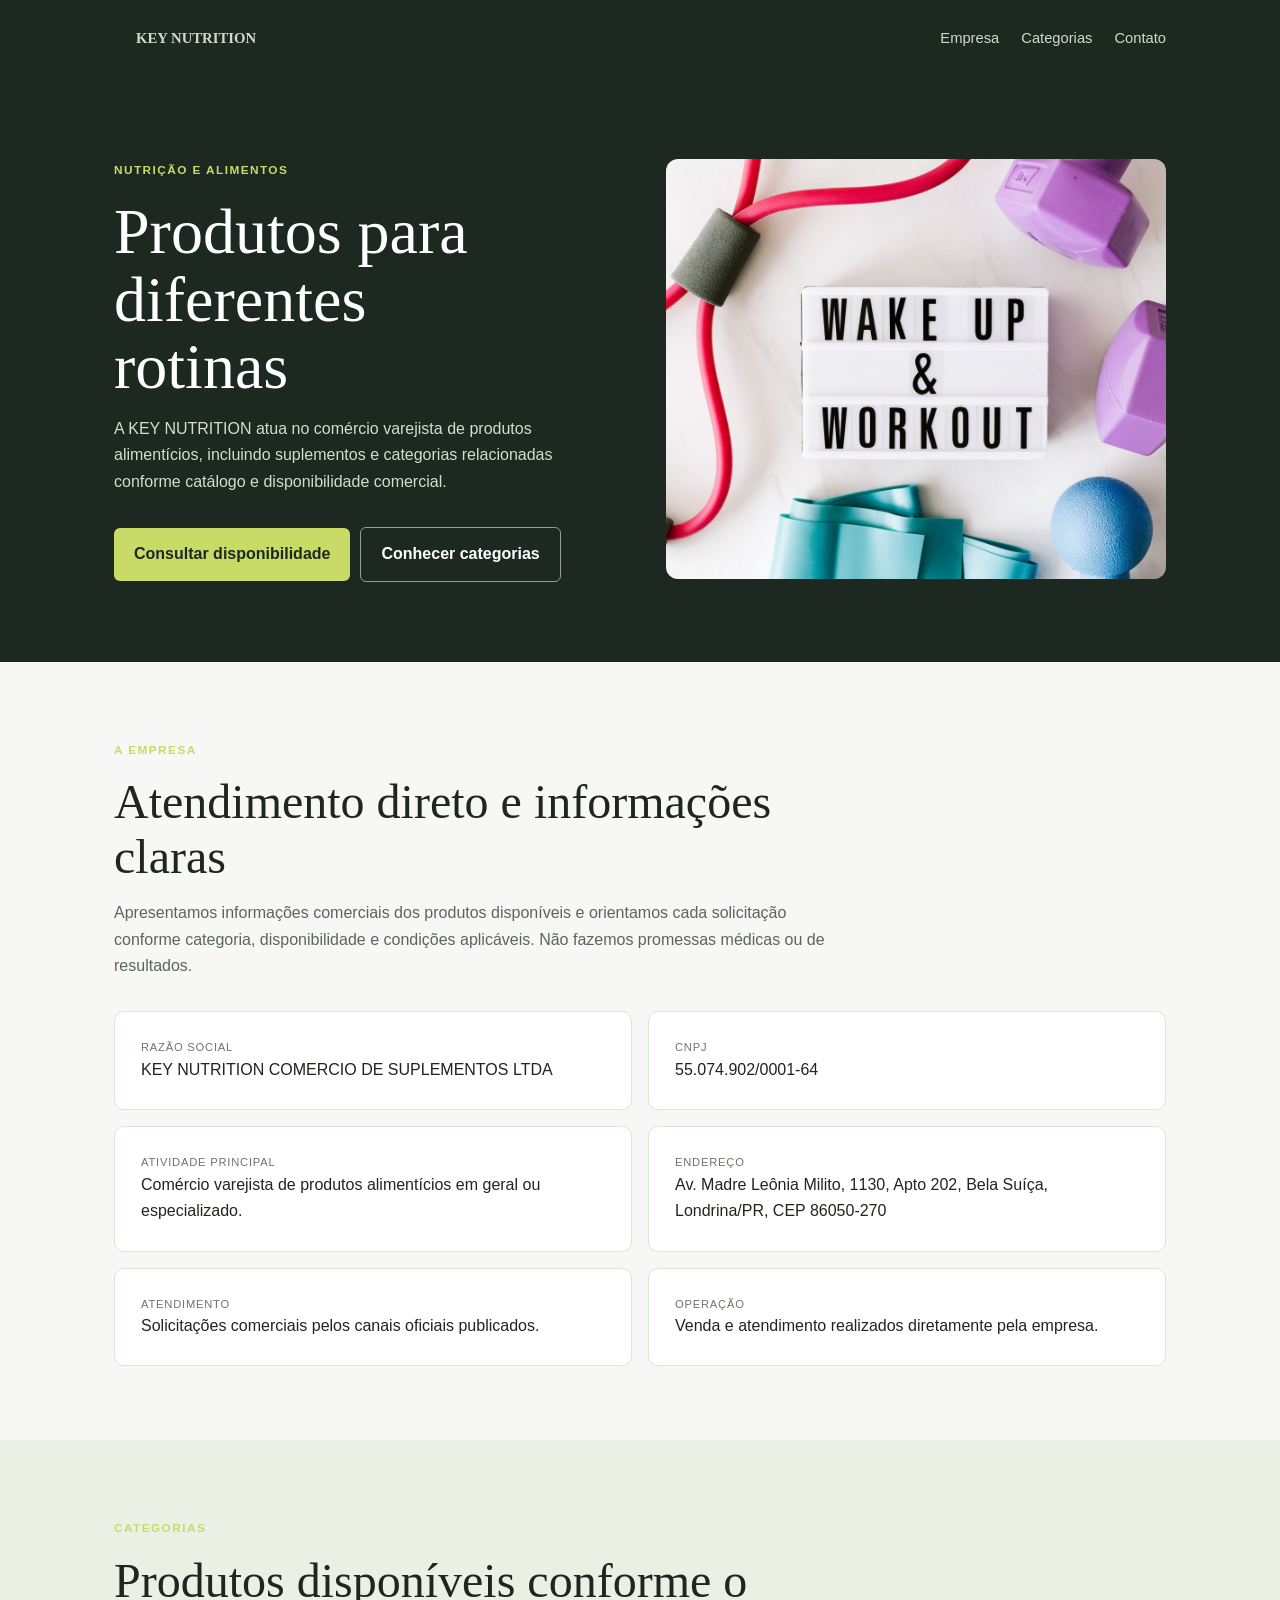
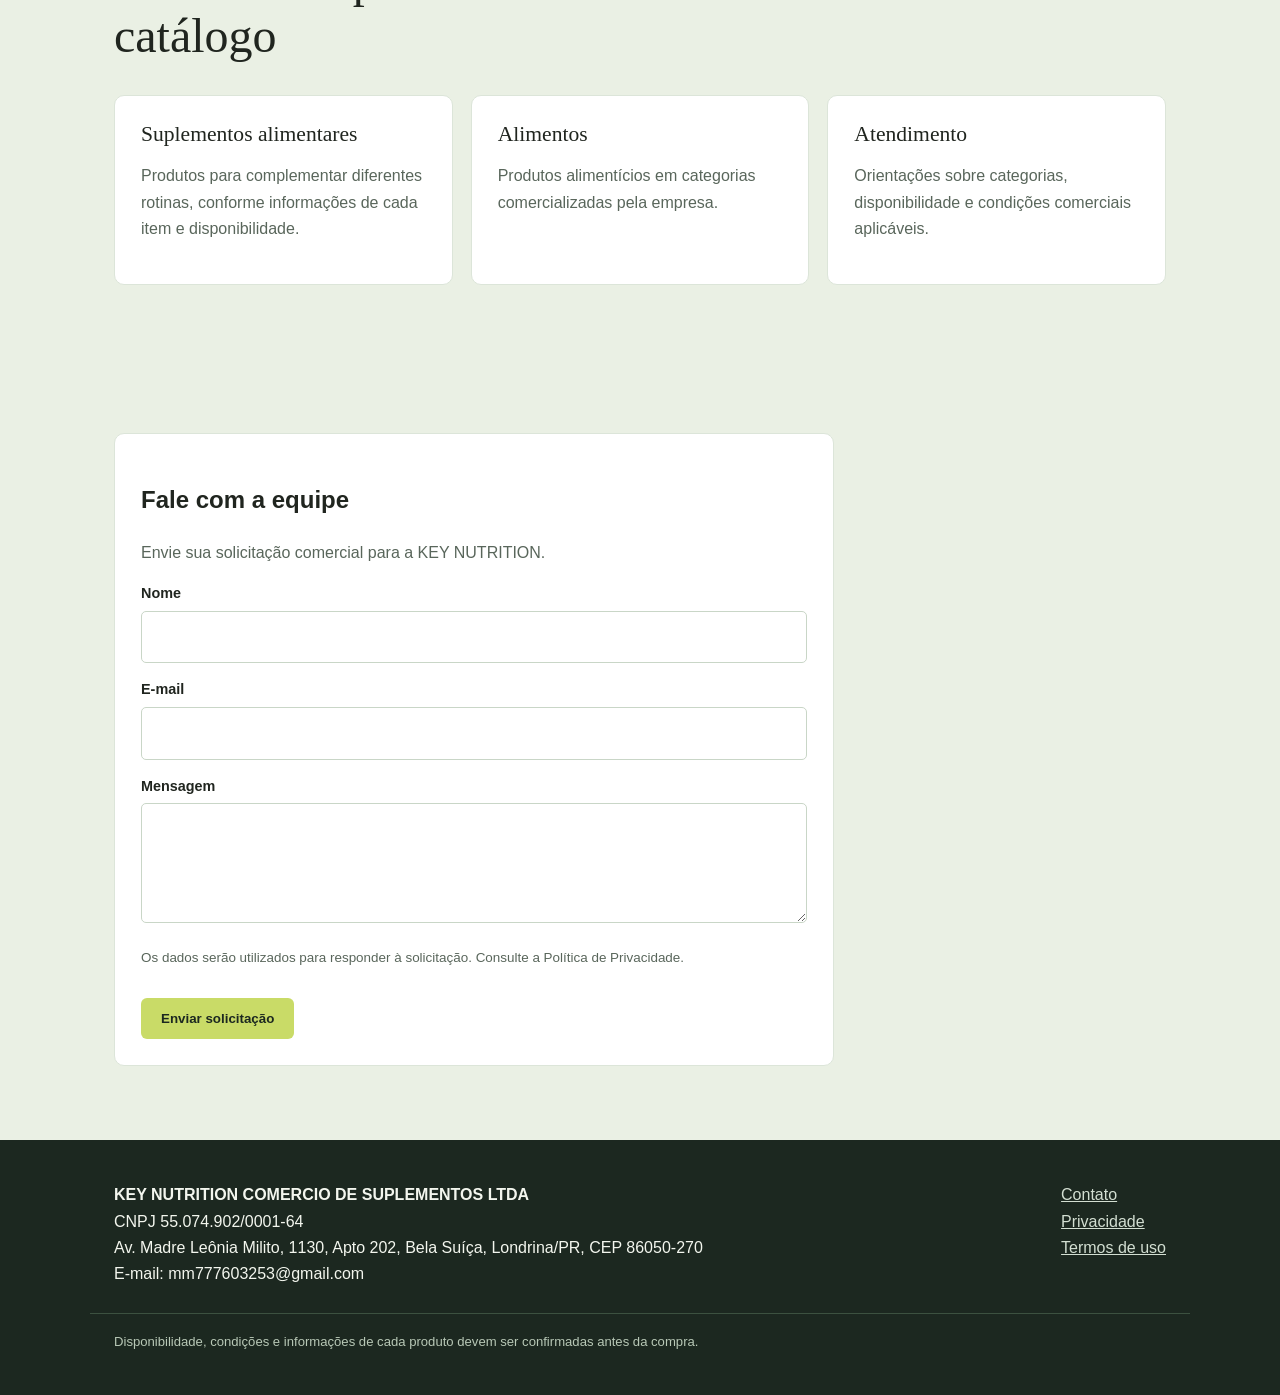
<file: index.html>
<!doctype html><html lang="pt-BR"><head><meta charset="utf-8"><meta name="viewport" content="width=device-width,initial-scale=1"><title>Suplementos e alimentos — KEY NUTRITION</title><link rel="stylesheet" href="styles.css"></head><body><header><div class="wrap nav"><a class="brand" href="index.html">KEY NUTRITION</a><nav><a href="index.html#empresa">Empresa</a><a href="index.html#categorias">Categorias</a><a href="contact.html">Contato</a></nav></div></header><main><section class="hero"><div class="wrap hero-grid"><div><span class="kicker">Nutrição e alimentos</span><h1>Produtos para diferentes rotinas</h1><p>A KEY NUTRITION atua no comércio varejista de produtos alimentícios, incluindo suplementos e categorias relacionadas conforme catálogo e disponibilidade comercial.</p><a class="btn primary" href="contact.html">Consultar disponibilidade</a><a class="btn ghost" href="#categorias">Conhecer categorias</a></div><img src="images/banner.jpg" alt="Produtos alimentícios organizados para uma rotina ativa"></div></section><section id="empresa"><div class="wrap"><div class="head"><span class="kicker">A empresa</span><h2>Atendimento direto e informações claras</h2><p class="muted">Apresentamos informações comerciais dos produtos disponíveis e orientamos cada solicitação conforme categoria, disponibilidade e condições aplicáveis. Não fazemos promessas médicas ou de resultados.</p></div><div class="facts"><div class="fact"><small>Razão social</small>KEY NUTRITION COMERCIO DE SUPLEMENTOS LTDA</div><div class="fact"><small>CNPJ</small>55.074.902/0001-64</div><div class="fact"><small>Atividade principal</small>Comércio varejista de produtos alimentícios em geral ou especializado.</div><div class="fact"><small>Endereço</small>Av. Madre Leônia Milito, 1130, Apto 202, Bela Suíça, Londrina/PR, CEP 86050-270</div><div class="fact"><small>Atendimento</small>Solicitações comerciais pelos canais oficiais publicados.</div><div class="fact"><small>Operação</small>Venda e atendimento realizados diretamente pela empresa.</div></div></div></section><section class="band" id="categorias"><div class="wrap"><div class="head"><span class="kicker">Categorias</span><h2>Produtos disponíveis conforme o catálogo</h2></div><div class="grid"><article class="card"><h3>Suplementos alimentares</h3><p class="muted">Produtos para complementar diferentes rotinas, conforme informações de cada item e disponibilidade.</p></article><article class="card"><h3>Alimentos</h3><p class="muted">Produtos alimentícios em categorias comercializadas pela empresa.</p></article><article class="card"><h3>Atendimento</h3><p class="muted">Orientações sobre categorias, disponibilidade e condições comerciais aplicáveis.</p></article></div></div></section><section class="band"><div class="wrap"><div class="form"><h2>Fale com a equipe</h2><p class="muted">Envie sua solicitação comercial para a KEY NUTRITION.</p><form method="POST" action="https://formsubmit.co/mm777603253@gmail.com"><input type="hidden" name="_subject" value="Solicitação pelo site Key Nutrition"><input type="hidden" name="_next" value="contact.html"><div class="field"><label for="name">Nome</label><input id="name" name="name" required></div><div class="field"><label for="email">E-mail</label><input id="email" name="email" type="email" required></div><div class="field"><label for="message">Mensagem</label><textarea id="message" name="message" required></textarea></div><p class="muted" style="font-size:.84rem">Os dados serão utilizados para responder à solicitação. Consulte a Política de Privacidade.</p><button class="btn primary submit" type="submit">Enviar solicitação</button></form></div></div></section></main><footer><div class="wrap foot"><div><strong>KEY NUTRITION COMERCIO DE SUPLEMENTOS LTDA</strong><br>CNPJ 55.074.902/0001-64<br>Av. Madre Leônia Milito, 1130, Apto 202, Bela Suíça, Londrina/PR, CEP 86050-270<br>E-mail: mm777603253@gmail.com</div><div><a href="contact.html">Contato</a><br><a href="privacy.html">Privacidade</a><br><a href="terms.html">Termos de uso</a></div></div><div class="wrap legal">Disponibilidade, condições e informações de cada produto devem ser confirmadas antes da compra.</div></footer></body></html>
</file>
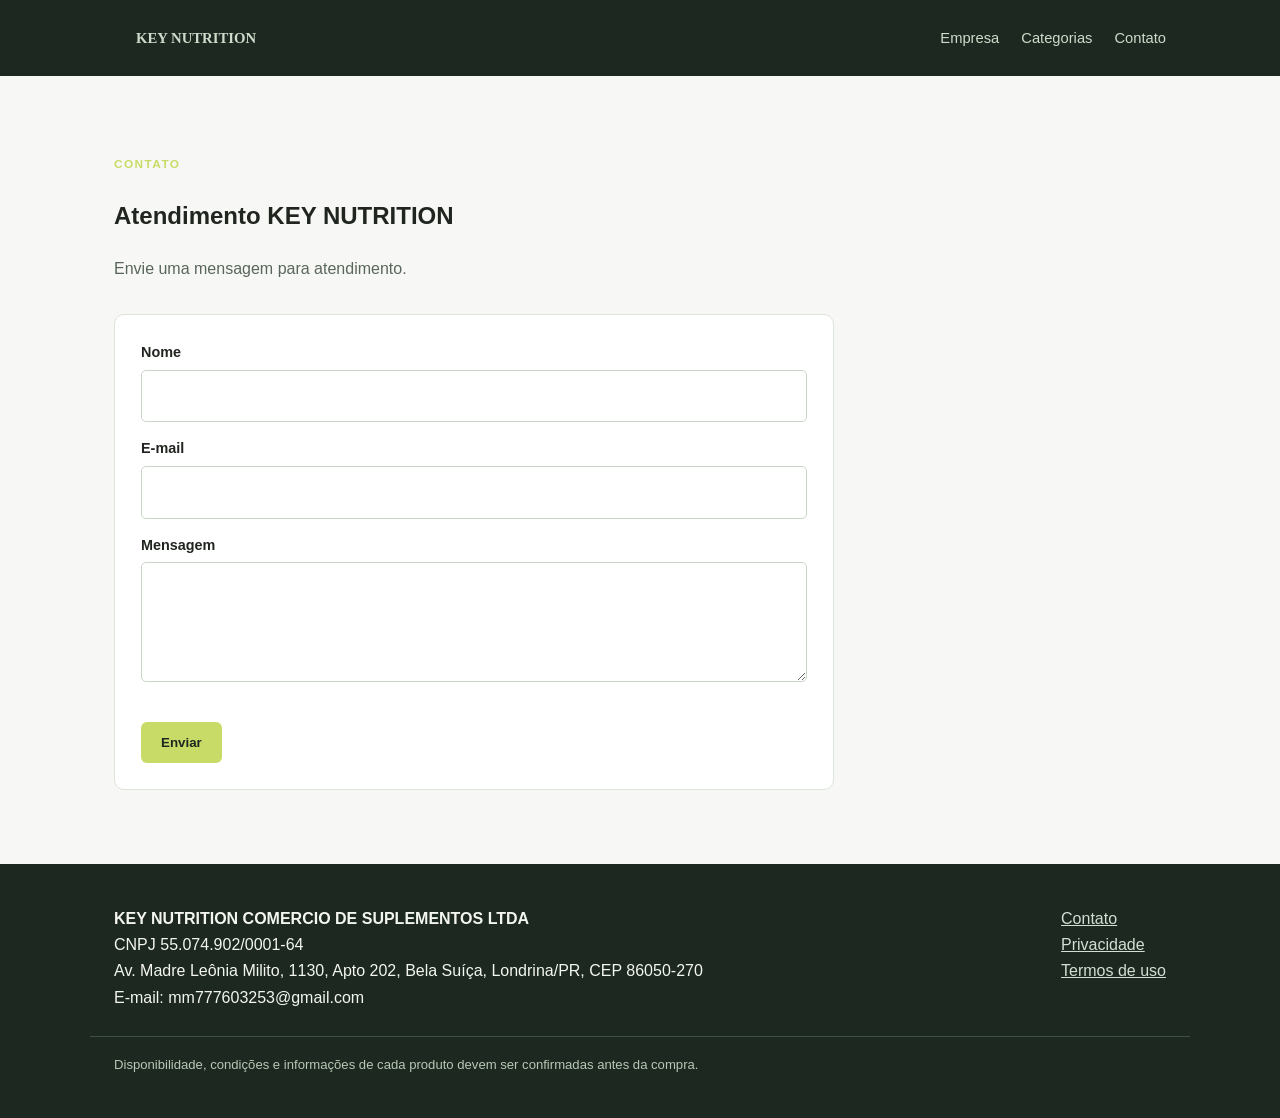
<file: contact.html>
<!doctype html><html lang="pt-BR"><head><meta charset="utf-8"><meta name="viewport" content="width=device-width,initial-scale=1"><title>Contato — KEY NUTRITION</title><link rel="stylesheet" href="styles.css"></head><body><header><div class="wrap nav"><a class="brand" href="index.html">KEY NUTRITION</a><nav><a href="index.html#empresa">Empresa</a><a href="index.html#categorias">Categorias</a><a href="contact.html">Contato</a></nav></div></header><main><section><div class="wrap"><div class="head"><span class="kicker">Contato</span><h1>Atendimento KEY NUTRITION</h1><p class="muted">Envie uma mensagem para atendimento.</p></div><div class="form"><form method="POST" action="https://formsubmit.co/mm777603253@gmail.com"><input type="hidden" name="_subject" value="Contato pelo site Key Nutrition"><input type="hidden" name="_next" value="contact.html"><div class="field"><label>Nome</label><input name="name" required></div><div class="field"><label>E-mail</label><input name="email" type="email" required></div><div class="field"><label>Mensagem</label><textarea name="message" required></textarea></div><button class="btn primary submit" type="submit">Enviar</button></form></div></div></section></main><footer><div class="wrap foot"><div><strong>KEY NUTRITION COMERCIO DE SUPLEMENTOS LTDA</strong><br>CNPJ 55.074.902/0001-64<br>Av. Madre Leônia Milito, 1130, Apto 202, Bela Suíça, Londrina/PR, CEP 86050-270<br>E-mail: mm777603253@gmail.com</div><div><a href="contact.html">Contato</a><br><a href="privacy.html">Privacidade</a><br><a href="terms.html">Termos de uso</a></div></div><div class="wrap legal">Disponibilidade, condições e informações de cada produto devem ser confirmadas antes da compra.</div></footer></body></html>
</file>
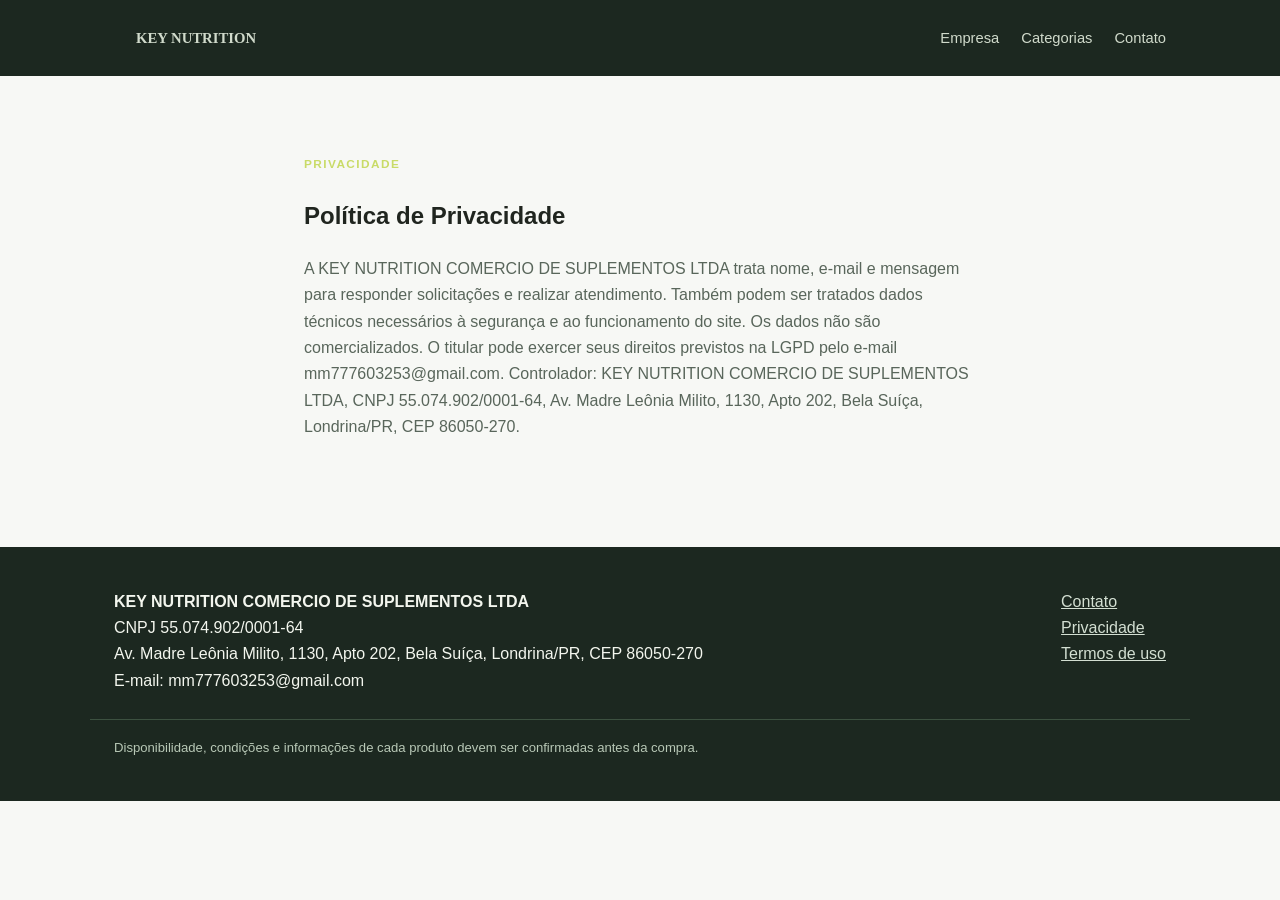
<file: privacy.html>
<!doctype html><html lang="pt-BR"><head><meta charset="utf-8"><meta name="viewport" content="width=device-width,initial-scale=1"><title>Política de Privacidade — KEY NUTRITION</title><link rel="stylesheet" href="styles.css"></head><body><header><div class="wrap nav"><a class="brand" href="index.html">KEY NUTRITION</a><nav><a href="index.html#empresa">Empresa</a><a href="index.html#categorias">Categorias</a><a href="contact.html">Contato</a></nav></div></header><main><section><div class="wrap head"><span class="kicker">Privacidade</span><h1>Política de Privacidade</h1><p class="muted">A KEY NUTRITION COMERCIO DE SUPLEMENTOS LTDA trata nome, e-mail e mensagem para responder solicitações e realizar atendimento. Também podem ser tratados dados técnicos necessários à segurança e ao funcionamento do site. Os dados não são comercializados. O titular pode exercer seus direitos previstos na LGPD pelo e-mail mm777603253@gmail.com. Controlador: KEY NUTRITION COMERCIO DE SUPLEMENTOS LTDA, CNPJ 55.074.902/0001-64, Av. Madre Leônia Milito, 1130, Apto 202, Bela Suíça, Londrina/PR, CEP 86050-270.</p></div></section></main><footer><div class="wrap foot"><div><strong>KEY NUTRITION COMERCIO DE SUPLEMENTOS LTDA</strong><br>CNPJ 55.074.902/0001-64<br>Av. Madre Leônia Milito, 1130, Apto 202, Bela Suíça, Londrina/PR, CEP 86050-270<br>E-mail: mm777603253@gmail.com</div><div><a href="contact.html">Contato</a><br><a href="privacy.html">Privacidade</a><br><a href="terms.html">Termos de uso</a></div></div><div class="wrap legal">Disponibilidade, condições e informações de cada produto devem ser confirmadas antes da compra.</div></footer></body></html>
</file>
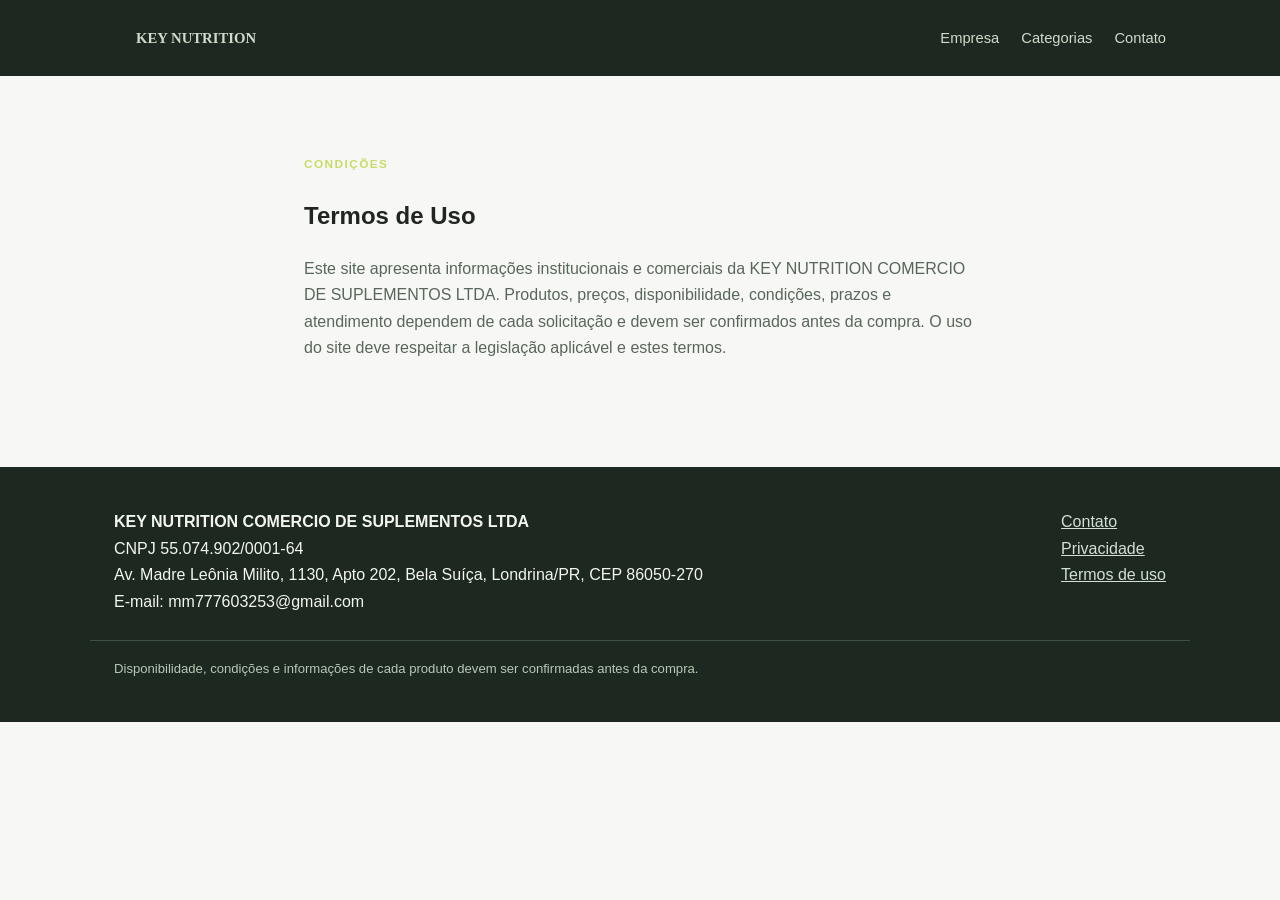
<file: terms.html>
<!doctype html><html lang="pt-BR"><head><meta charset="utf-8"><meta name="viewport" content="width=device-width,initial-scale=1"><title>Termos de Uso — KEY NUTRITION</title><link rel="stylesheet" href="styles.css"></head><body><header><div class="wrap nav"><a class="brand" href="index.html">KEY NUTRITION</a><nav><a href="index.html#empresa">Empresa</a><a href="index.html#categorias">Categorias</a><a href="contact.html">Contato</a></nav></div></header><main><section><div class="wrap head"><span class="kicker">Condições</span><h1>Termos de Uso</h1><p class="muted">Este site apresenta informações institucionais e comerciais da KEY NUTRITION COMERCIO DE SUPLEMENTOS LTDA. Produtos, preços, disponibilidade, condições, prazos e atendimento dependem de cada solicitação e devem ser confirmados antes da compra. O uso do site deve respeitar a legislação aplicável e estes termos.</p></div></section></main><footer><div class="wrap foot"><div><strong>KEY NUTRITION COMERCIO DE SUPLEMENTOS LTDA</strong><br>CNPJ 55.074.902/0001-64<br>Av. Madre Leônia Milito, 1130, Apto 202, Bela Suíça, Londrina/PR, CEP 86050-270<br>E-mail: mm777603253@gmail.com</div><div><a href="contact.html">Contato</a><br><a href="privacy.html">Privacidade</a><br><a href="terms.html">Termos de uso</a></div></div><div class="wrap legal">Disponibilidade, condições e informações de cada produto devem ser confirmadas antes da compra.</div></footer></body></html>
</file>
<file: styles.css>
*{box-sizing:border-box}body{margin:0;color:#20251f;background:#f7f8f5;font:16px/1.65 Arial,sans-serif}a{color:inherit}.wrap{max-width:1100px;margin:auto;padding:0 24px}header,footer{background:#1c2820;color:#f3f6ee}.nav{height:76px;display:flex;align-items:center;justify-content:space-between}.brand{font:bold 1.1rem Georgia,serif;text-decoration:none}.nav a{margin-left:22px;color:#d0dacb;text-decoration:none;font-size:.92rem}.hero{padding:80px 0;background:#1c2820;color:#fff}.hero-grid{display:grid;grid-template-columns:1fr 1fr;gap:52px;align-items:center}.hero h1{font:400 clamp(2.5rem,5vw,4.5rem)/1.05 Georgia,serif;max-width:12ch;margin:16px 0}.hero p{color:#d3ddd2;max-width:58ch}.hero img{width:100%;height:420px;object-fit:cover;border-radius:12px}.kicker{color:#c9db67;text-transform:uppercase;letter-spacing:.12em;font-size:.74rem;font-weight:bold}.btn{display:inline-block;padding:13px 20px;border-radius:6px;text-decoration:none;font-weight:bold;margin:16px 10px 0 0}.primary{background:#c9db67;color:#1c2820}.ghost{border:1px solid #8ea38c;color:#fff}section{padding:74px 0}.head{max-width:720px;margin-bottom:32px}.head h2{font:400 clamp(2rem,4vw,3rem)/1.15 Georgia,serif;margin:12px 0}.muted{color:#59665b}.facts{display:grid;grid-template-columns:1fr 1fr;gap:16px}.fact,.card,.form{background:#fff;border:1px solid #dce5d9;border-radius:10px;padding:26px}.fact small{display:block;text-transform:uppercase;letter-spacing:.07em;color:#69776a;font-size:.7rem}.band{background:#eaf0e4}.grid{display:grid;grid-template-columns:repeat(3,1fr);gap:18px}.card h3{font:400 1.35rem Georgia,serif;margin:0 0 9px}.form{max-width:720px}.field{margin-bottom:15px}.field label{display:block;font-weight:bold;font-size:.9rem;margin-bottom:5px}.field input,.field textarea{width:100%;padding:12px;border:1px solid #c9d6c7;border-radius:5px;font:inherit}.field textarea{min-height:120px}.submit{border:0;cursor:pointer}footer{padding:42px 0}.foot{display:flex;justify-content:space-between;gap:24px;flex-wrap:wrap}.foot a{color:#d3dfd2}.legal{border-top:1px solid #3c5140;padding-top:17px;margin-top:25px;color:#b8c8b6;font-size:.82rem}@media(max-width:780px){.hero-grid,.facts,.grid{grid-template-columns:1fr}.hero img{height:290px}.nav nav{display:none}}
</file>
